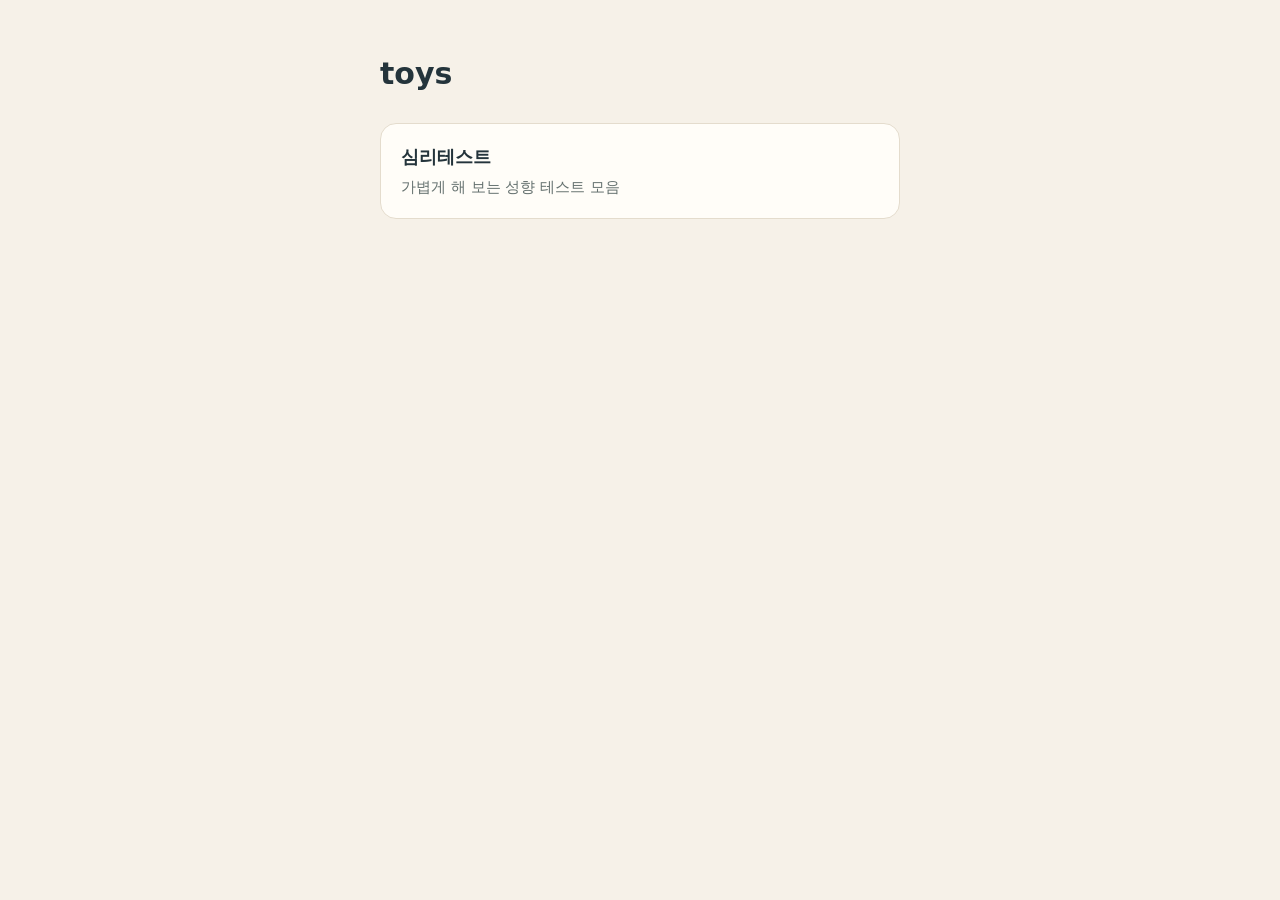
<file: index.html>
<!doctype html>
<html lang="ko">
<head>
  <meta charset="utf-8">
  <meta name="viewport" content="width=device-width, initial-scale=1, viewport-fit=cover">
  <title>toys</title>
  <meta name="theme-color" content="#F6F1E8">
  <style>
    :root { color-scheme: light; --bg: #F6F1E8; --paper: #FFFDF8; --ink: #24343B; --muted: #65716F; --line: #E4DCCD; }
    * { box-sizing: border-box; }
    body { margin: 0; background: var(--bg); color: var(--ink); font: 16px/1.7 "Apple SD Gothic Neo", "Noto Sans KR", "Malgun Gothic", system-ui, sans-serif; word-break: keep-all; }
    main { max-width: 560px; margin-inline: auto; padding: 48px 20px 56px; }
    h1 { font-size: 30px; margin: 0 0 24px; }
    ul { list-style: none; margin: 0; padding: 0; display: grid; gap: 12px; }
    a { display: block; padding: 18px 20px; background: var(--paper); border: 1.5px solid var(--line); border-radius: 16px; color: inherit; text-decoration: none; }
    a:hover { border-color: var(--muted); }
    a:focus-visible { outline: 3px solid #B46B2D; outline-offset: 2px; }
    strong { display: block; font-size: 18px; }
    span { color: var(--muted); font-size: 15px; }
  </style>
</head>
<body>
  <main>
    <h1>toys</h1>
    <ul>
      <li><a href="psychology-tests/"><strong>심리테스트</strong><span>가볍게 해 보는 성향 테스트 모음</span></a></li>
    </ul>
  </main>
</body>
</html>
</file>
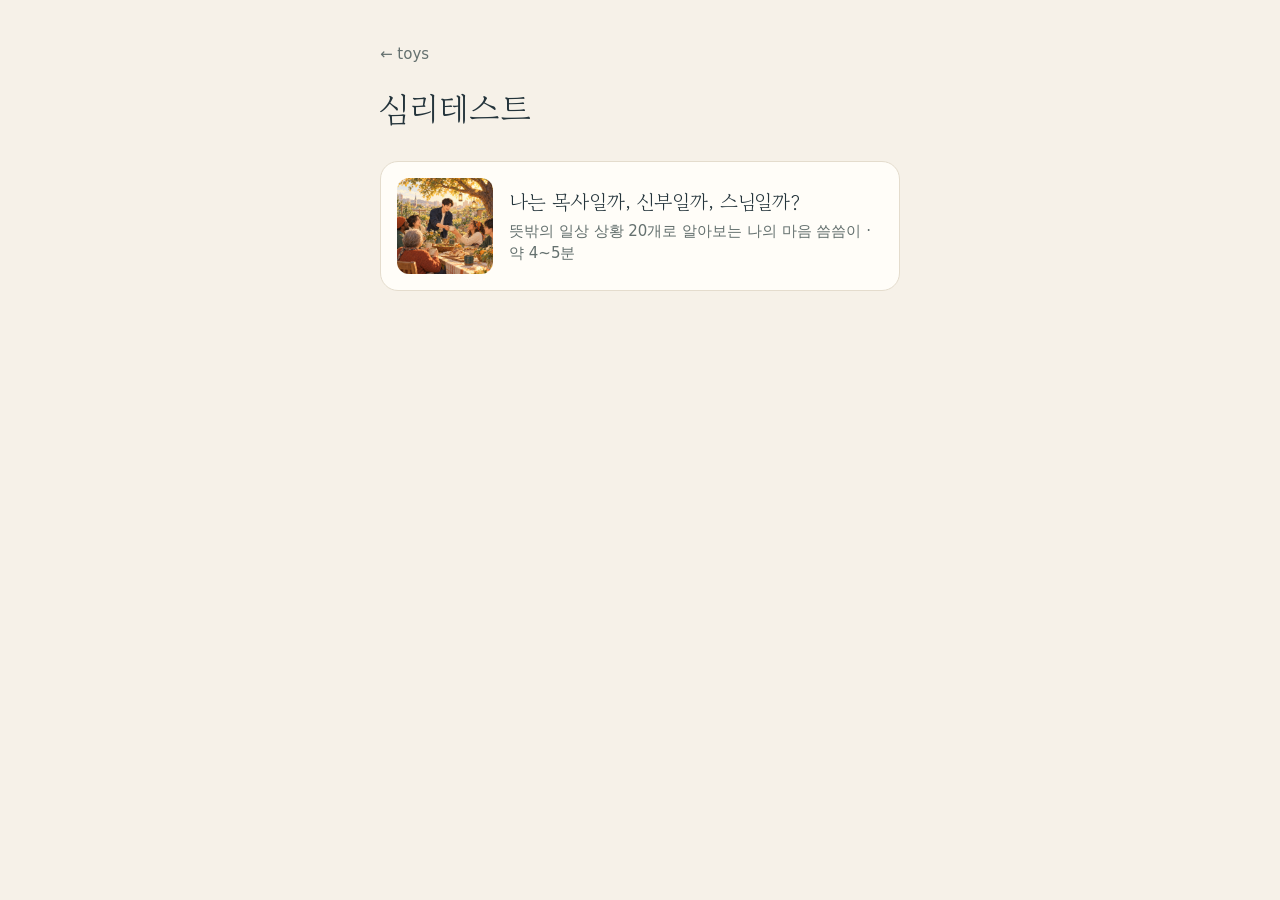
<file: psychology-tests/index.html>
<!doctype html>
<html lang="ko">
<head>
  <meta charset="utf-8">
  <meta name="viewport" content="width=device-width, initial-scale=1, viewport-fit=cover">
  <title>심리테스트 | toys</title>
  <meta name="theme-color" content="#F6F1E8">
  <link rel="stylesheet" href="shared/fonts/fonts.css">
  <style>
    :root { color-scheme: light; --bg: #F6F1E8; --paper: #FFFDF8; --ink: #24343B; --muted: #65716F; --line: #E4DCCD; }
    * { box-sizing: border-box; }
    body { margin: 0; background: var(--bg); color: var(--ink); font: 16px/1.7 "Apple SD Gothic Neo", "Noto Sans KR", "Malgun Gothic", system-ui, sans-serif; word-break: keep-all; }
    main { max-width: 560px; margin-inline: auto; padding: 40px 20px 56px; }
    a { color: inherit; }
    .back { color: var(--muted); text-decoration: none; font-size: 15px; }
    h1 { font-family: "Gowun Batang", serif; font-weight: 400; font-size: 34px; margin: 12px 0 24px; }
    .card { display: grid; grid-template-columns: 96px 1fr; gap: 16px; align-items: center; padding: 16px; background: var(--paper); border: 1.5px solid var(--line); border-radius: 18px; text-decoration: none; }
    .card:hover { border-color: var(--muted); }
    .card:focus-visible { outline: 3px solid #B46B2D; outline-offset: 2px; }
    .card img { width: 96px; height: 96px; object-fit: cover; border-radius: 12px; }
    .card h2 { font-family: "Gowun Batang", serif; font-weight: 400; font-size: 20px; margin: 0 0 4px; line-height: 1.4; }
    .card p { margin: 0; color: var(--muted); font-size: 15px; line-height: 1.5; }
  </style>
</head>
<body>
  <main>
    <a class="back" href="../">← toys</a>
    <h1>심리테스트</h1>
    <a class="card" href="clergy/">
      <img src="clergy/assets/pastor.jpg" alt="" width="96" height="96">
      <div>
        <h2>나는 목사일까, 신부일까, 스님일까?</h2>
        <p>뜻밖의 일상 상황 20개로 알아보는 나의 마음 씀씀이 · 약 4~5분</p>
      </div>
    </a>
  </main>
</body>
</html>
</file>
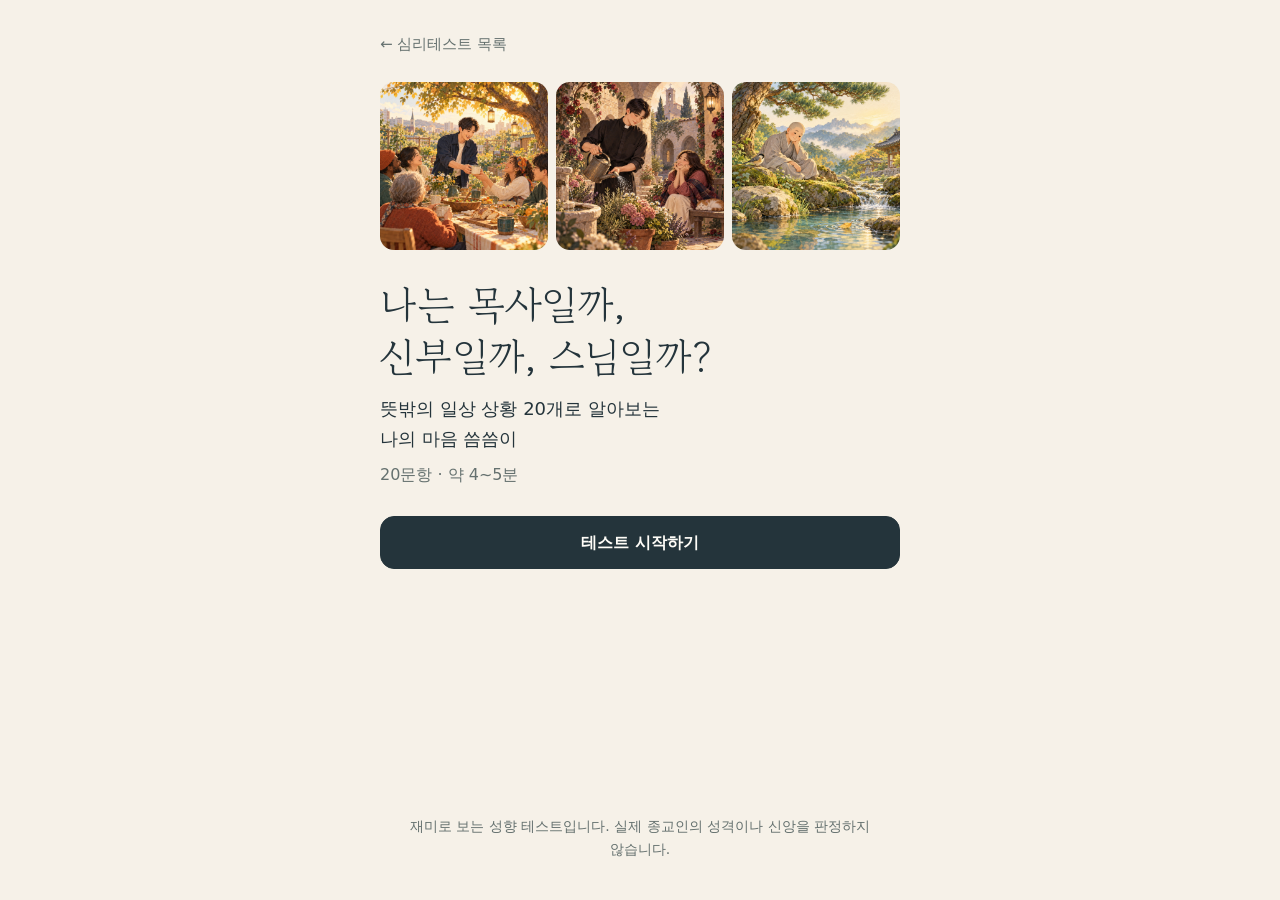
<file: psychology-tests/clergy/index.html>
<!doctype html>
<html lang="ko">
<head>
  <meta charset="utf-8">
  <meta name="viewport" content="width=device-width, initial-scale=1, viewport-fit=cover">
  <title>나는 목사일까, 신부일까, 스님일까? | 심리테스트</title>
  <meta name="description" content="뜻밖의 일상 상황 20개로 알아보는 나의 마음 씀씀이. 약 4~5분.">
  <meta property="og:type" content="website">
  <meta property="og:title" content="나는 목사일까, 신부일까, 스님일까?">
  <meta property="og:description" content="뜻밖의 일상 상황 20개로 알아보는 나의 마음 씀씀이">
  <meta property="og:url" content="https://ppuing7108.github.io/toys/psychology-tests/clergy/">
  <meta property="og:image" content="https://ppuing7108.github.io/toys/psychology-tests/clergy/assets/og.jpg">
  <meta property="og:image:width" content="1200">
  <meta property="og:image:height" content="630">
  <meta name="twitter:card" content="summary_large_image">
  <!-- 배포 사이트(github.io)에서 결과 링크·QR 앞부분으로 쓰는 단축 링크. 이 페이지 루트로 리다이렉트해야 한다 -->
  <meta name="share-short-url" content="https://bit.ly/4stYzvu">
  <meta name="theme-color" content="#F6F1E8">
  <link rel="stylesheet" href="../shared/fonts/fonts.css">
  <!-- GitHub Pages는 10분 캐시라 새 HTML이 옛 JS를 쓸 수 있다. JS·CSS를 고치면 v를 올린다 -->
  <link rel="stylesheet" href="styles.css?v=2">
  <script defer src="vendor/qrcode-generator-1.4.4.js"></script>
  <script defer src="js/scoring.js?v=2"></script>
  <script defer src="js/share-card.js?v=2"></script>
  <script defer src="js/app.js?v=2"></script>
</head>
<body>
  <main class="page">
    <section id="intro" class="screen" aria-labelledby="intro-title">
      <a class="back-link" href="../">← 심리테스트 목록</a>
      <div class="intro-art" aria-hidden="true">
        <img src="assets/pastor.jpg" alt="" width="1080" height="1080">
        <img src="assets/priest.jpg" alt="" width="1080" height="1080">
        <img src="assets/monk.jpg" alt="" width="1080" height="1080">
      </div>
      <h1 id="intro-title" class="intro-title">나는 목사일까,<br>신부일까, 스님일까?</h1>
      <p class="intro-sub">뜻밖의 일상 상황 20개로 알아보는<br>나의 마음 씀씀이</p>
      <p class="intro-meta">20문항 · 약 4~5분</p>
      <button id="start" class="btn btn-primary" type="button" disabled>불러오는 중…</button>
      <p id="load-error" class="notice" role="alert" hidden>문항을 불러오지 못했어요. 새로고침해 주세요.</p>
    </section>

    <section id="quiz" class="screen" aria-label="문항" hidden>
      <div class="progress">
        <span id="progress-text" class="progress-text">1 / 20</span>
        <div id="progress-bar" class="progress-track" role="progressbar" aria-label="진행률" aria-valuemin="0" aria-valuemax="20" aria-valuenow="1">
          <div id="progress-fill" class="progress-fill"></div>
        </div>
      </div>
      <p id="milestone" class="milestone" aria-live="polite"></p>
      <h2 id="question" class="question" tabindex="-1"></h2>
      <div id="options" class="options"></div>
      <button id="prev" class="btn btn-ghost" type="button">← 이전 문항</button>
    </section>

    <section id="result" class="screen" aria-labelledby="result-title" hidden></section>

    <p class="disclaimer">재미로 보는 성향 테스트입니다. 실제 종교인의 성격이나 신앙을 판정하지 않습니다.</p>
  </main>
  <div id="toast" class="toast" role="status" aria-live="polite" hidden></div>
</body>
</html>
</file>
<file: psychology-tests/shared/fonts/fonts.css>
/* gowun-batang-[0]-400-normal */
@font-face {
  font-family: 'Gowun Batang';
  font-style: normal;
  font-display: swap;
  font-weight: 400;
  src: url(./files/gowun-batang-0-400-normal.woff2) format('woff2');
  unicode-range: U+f9ca-fa0b,U+ff03-ff05,U+ff07,U+ff0a-ff0b,U+ff0d-ff19,U+ff1b,U+ff1d,U+ff20-ff5b,U+ff5d,U+ffe0-ffe3,U+ffe5-ffe6;
}

/* gowun-batang-[2]-400-normal */
@font-face {
  font-family: 'Gowun Batang';
  font-style: normal;
  font-display: swap;
  font-weight: 400;
  src: url(./files/gowun-batang-2-400-normal.woff2) format('woff2');
  unicode-range: U+d723-d728,U+d72a-d733,U+d735-d748,U+d74a-d74f,U+d752-d753,U+d755-d757,U+d75a-d75f,U+d762-d764,U+d766-d768,U+d76a-d76b,U+d76d-d76f,U+d771-d787,U+d789-d78b,U+d78d-d78f,U+d791-d797,U+d79a,U+d79c,U+d79e-d7a3,U+f900-f909,U+f90b-f92e;
}

/* gowun-batang-[3]-400-normal */
@font-face {
  font-family: 'Gowun Batang';
  font-style: normal;
  font-display: swap;
  font-weight: 400;
  src: url(./files/gowun-batang-3-400-normal.woff2) format('woff2');
  unicode-range: U+d679-d68b,U+d68e-d69e,U+d6a0,U+d6a2-d6a7,U+d6a9-d6c3,U+d6c6-d6c7,U+d6c9-d6cb,U+d6cd-d6d3,U+d6d5-d6d6,U+d6d8-d6e3,U+d6e5-d6e7,U+d6e9-d6fb,U+d6fd-d717,U+d719-d71f,U+d721-d722;
}

/* gowun-batang-[4]-400-normal */
@font-face {
  font-family: 'Gowun Batang';
  font-style: normal;
  font-display: swap;
  font-weight: 400;
  src: url(./files/gowun-batang-4-400-normal.woff2) format('woff2');
  unicode-range: U+d5bc-d5c7,U+d5ca-d5cb,U+d5cd-d5cf,U+d5d1-d5d7,U+d5d9-d5da,U+d5dc,U+d5de-d5e3,U+d5e6-d5e7,U+d5e9-d5eb,U+d5ed-d5f6,U+d5f8,U+d5fa-d5ff,U+d602-d603,U+d605-d607,U+d609-d60f,U+d612-d613,U+d616-d61b,U+d61d-d637,U+d63a-d63b,U+d63d-d63f,U+d641-d647,U+d64a-d64c,U+d64e-d653,U+d656-d657,U+d659-d65b,U+d65d-d666,U+d668,U+d66a-d678;
}

/* gowun-batang-[5]-400-normal */
@font-face {
  font-family: 'Gowun Batang';
  font-style: normal;
  font-display: swap;
  font-weight: 400;
  src: url(./files/gowun-batang-5-400-normal.woff2) format('woff2');
  unicode-range: U+d507,U+d509-d50b,U+d50d-d513,U+d515-d53b,U+d53e-d53f,U+d541-d543,U+d545-d54c,U+d54e,U+d550,U+d552-d557,U+d55a-d55b,U+d55d-d55f,U+d561-d564,U+d566-d567,U+d56a,U+d56c,U+d56e-d573,U+d576-d577,U+d579-d583,U+d585-d586,U+d58a-d5a4,U+d5a6-d5bb;
}

/* gowun-batang-[10]-400-normal */
@font-face {
  font-family: 'Gowun Batang';
  font-style: normal;
  font-display: swap;
  font-weight: 400;
  src: url(./files/gowun-batang-10-400-normal.woff2) format('woff2');
  unicode-range: U+d1b4,U+d1b6-d1f3,U+d1f5-d22b,U+d22e-d22f,U+d231-d233,U+d235-d23b,U+d23d-d240,U+d242-d256;
}

/* gowun-batang-[11]-400-normal */
@font-face {
  font-family: 'Gowun Batang';
  font-style: normal;
  font-display: swap;
  font-weight: 400;
  src: url(./files/gowun-batang-11-400-normal.woff2) format('woff2');
  unicode-range: U+d105-d12f,U+d132-d133,U+d135-d137,U+d139-d13f,U+d141-d142,U+d144,U+d146-d14b,U+d14e-d14f,U+d151-d153,U+d155-d15b,U+d15e-d187,U+d189-d19f,U+d1a2-d1a3,U+d1a5-d1a7,U+d1a9-d1af,U+d1b2-d1b3;
}

/* gowun-batang-[12]-400-normal */
@font-face {
  font-family: 'Gowun Batang';
  font-style: normal;
  font-display: swap;
  font-weight: 400;
  src: url(./files/gowun-batang-12-400-normal.woff2) format('woff2');
  unicode-range: U+d04b-d04f,U+d051-d057,U+d059-d06b,U+d06d-d06f,U+d071-d073,U+d075-d07b,U+d07e-d0a3,U+d0a6-d0a7,U+d0a9-d0ab,U+d0ad-d0b3,U+d0b6,U+d0b8,U+d0ba-d0bf,U+d0c2-d0c3,U+d0c5-d0c7,U+d0c9-d0cf,U+d0d2,U+d0d6-d0db,U+d0de-d0df,U+d0e1-d0e3,U+d0e5-d0eb,U+d0ee-d0f0,U+d0f2-d104;
}

/* gowun-batang-[13]-400-normal */
@font-face {
  font-family: 'Gowun Batang';
  font-style: normal;
  font-display: swap;
  font-weight: 400;
  src: url(./files/gowun-batang-13-400-normal.woff2) format('woff2');
  unicode-range: U+cfa2-cfc3,U+cfc5-cfdf,U+cfe2-cfe3,U+cfe5-cfe7,U+cfe9-cff4,U+cff6-cffb,U+cffd-cfff,U+d001-d003,U+d005-d017,U+d019-d033,U+d036-d037,U+d039-d03b,U+d03d-d04a;
}

/* gowun-batang-[14]-400-normal */
@font-face {
  font-family: 'Gowun Batang';
  font-style: normal;
  font-display: swap;
  font-weight: 400;
  src: url(./files/gowun-batang-14-400-normal.woff2) format('woff2');
  unicode-range: U+cef0-cef3,U+cef6,U+cef9-ceff,U+cf01-cf03,U+cf05-cf07,U+cf09-cf0f,U+cf11-cf12,U+cf14-cf1b,U+cf1d-cf1f,U+cf21-cf2f,U+cf31-cf53,U+cf56-cf57,U+cf59-cf5b,U+cf5d-cf63,U+cf66,U+cf68,U+cf6a-cf6f,U+cf71-cf84,U+cf86-cf8b,U+cf8d-cfa1;
}

/* gowun-batang-[15]-400-normal */
@font-face {
  font-family: 'Gowun Batang';
  font-style: normal;
  font-display: swap;
  font-weight: 400;
  src: url(./files/gowun-batang-15-400-normal.woff2) format('woff2');
  unicode-range: U+ce3c-ce57,U+ce5a-ce5b,U+ce5d-ce5f,U+ce61-ce67,U+ce6a,U+ce6c,U+ce6e-ce73,U+ce76-ce77,U+ce79-ce7b,U+ce7d-ce83,U+ce85-ce88,U+ce8a-ce8f,U+ce91-ce93,U+ce95-ce97,U+ce99-ce9f,U+cea2,U+cea4-ceab,U+cead-cee3,U+cee6-cee7,U+cee9-ceeb,U+ceed-ceef;
}

/* gowun-batang-[16]-400-normal */
@font-face {
  font-family: 'Gowun Batang';
  font-style: normal;
  font-display: swap;
  font-weight: 400;
  src: url(./files/gowun-batang-16-400-normal.woff2) format('woff2');
  unicode-range: U+cd92-cd93,U+cd96-cd97,U+cd99-cd9b,U+cd9d-cda3,U+cda6-cda8,U+cdaa-cdaf,U+cdb1-cdc3,U+cdc5-cdcb,U+cdcd-cde7,U+cde9-ce03,U+ce05-ce1f,U+ce22-ce34,U+ce36-ce3b;
}

/* gowun-batang-[17]-400-normal */
@font-face {
  font-family: 'Gowun Batang';
  font-style: normal;
  font-display: swap;
  font-weight: 400;
  src: url(./files/gowun-batang-17-400-normal.woff2) format('woff2');
  unicode-range: U+ccef-cd07,U+cd0a-cd0b,U+cd0d-cd1a,U+cd1c,U+cd1e-cd2b,U+cd2d-cd5b,U+cd5d-cd77,U+cd79-cd91;
}

/* gowun-batang-[18]-400-normal */
@font-face {
  font-family: 'Gowun Batang';
  font-style: normal;
  font-display: swap;
  font-weight: 400;
  src: url(./files/gowun-batang-18-400-normal.woff2) format('woff2');
  unicode-range: U+cc3f-cc43,U+cc46-cc47,U+cc49-cc4b,U+cc4d-cc53,U+cc55-cc58,U+cc5a-cc5f,U+cc61-cc97,U+cc9a-cc9b,U+cc9d-cc9f,U+cca1-cca7,U+ccaa,U+ccac,U+ccae-ccb3,U+ccb6-ccb7,U+ccb9-ccbb,U+ccbd-cccf,U+ccd1-cce3,U+cce5-ccee;
}

/* gowun-batang-[19]-400-normal */
@font-face {
  font-family: 'Gowun Batang';
  font-style: normal;
  font-display: swap;
  font-weight: 400;
  src: url(./files/gowun-batang-19-400-normal.woff2) format('woff2');
  unicode-range: U+cb91-cbd3,U+cbd5-cbe3,U+cbe5-cc0b,U+cc0e-cc0f,U+cc11-cc13,U+cc15-cc1b,U+cc1d-cc20,U+cc23-cc27,U+cc2a-cc2b,U+cc2d,U+cc2f,U+cc31-cc37,U+cc3a,U+cc3c;
}

/* gowun-batang-[20]-400-normal */
@font-face {
  font-family: 'Gowun Batang';
  font-style: normal;
  font-display: swap;
  font-weight: 400;
  src: url(./files/gowun-batang-20-400-normal.woff2) format('woff2');
  unicode-range: U+caf4-cb47,U+cb4a-cb90;
}

/* gowun-batang-[21]-400-normal */
@font-face {
  font-family: 'Gowun Batang';
  font-style: normal;
  font-display: swap;
  font-weight: 400;
  src: url(./files/gowun-batang-21-400-normal.woff2) format('woff2');
  unicode-range: U+ca4a-ca4b,U+ca4e-ca4f,U+ca51-ca53,U+ca55-ca5b,U+ca5d-ca60,U+ca62-ca83,U+ca85-cabb,U+cabe-cabf,U+cac1-cac3,U+cac5-cacb,U+cacd-cad0,U+cad2,U+cad4-cad8,U+cada-caf3;
}

/* gowun-batang-[22]-400-normal */
@font-face {
  font-family: 'Gowun Batang';
  font-style: normal;
  font-display: swap;
  font-weight: 400;
  src: url(./files/gowun-batang-22-400-normal.woff2) format('woff2');
  unicode-range: U+c996-c997,U+c99a-c99c,U+c99e-c9bf,U+c9c2-c9c3,U+c9c5-c9c7,U+c9c9-c9cf,U+c9d2,U+c9d4,U+c9d7-c9d8,U+c9db,U+c9de-c9df,U+c9e1-c9e3,U+c9e5-c9e6,U+c9e8-c9eb,U+c9ee-c9f0,U+c9f2-c9f7,U+c9f9-ca0b,U+ca0d-ca28,U+ca2a-ca49;
}

/* gowun-batang-[23]-400-normal */
@font-face {
  font-family: 'Gowun Batang';
  font-style: normal;
  font-display: swap;
  font-weight: 400;
  src: url(./files/gowun-batang-23-400-normal.woff2) format('woff2');
  unicode-range: U+c8e9-c8f4,U+c8f6-c8fb,U+c8fe-c8ff,U+c901-c903,U+c905-c90b,U+c90e-c910,U+c912-c917,U+c919-c92b,U+c92d-c94f,U+c951-c953,U+c955-c96b,U+c96d-c973,U+c975-c987,U+c98a-c98b,U+c98d-c98f,U+c991-c995;
}

/* gowun-batang-[24]-400-normal */
@font-face {
  font-family: 'Gowun Batang';
  font-style: normal;
  font-display: swap;
  font-weight: 400;
  src: url(./files/gowun-batang-24-400-normal.woff2) format('woff2');
  unicode-range: U+c841-c84b,U+c84d-c86f,U+c872-c873,U+c875-c877,U+c879-c87f,U+c882-c884,U+c887-c88a,U+c88d-c8c3,U+c8c5-c8df,U+c8e1-c8e8;
}

/* gowun-batang-[25]-400-normal */
@font-face {
  font-family: 'Gowun Batang';
  font-style: normal;
  font-display: swap;
  font-weight: 400;
  src: url(./files/gowun-batang-25-400-normal.woff2) format('woff2');
  unicode-range: U+c779-c77b,U+c77e-c782,U+c786,U+c78b,U+c78d,U+c78f,U+c792-c793,U+c795,U+c797,U+c799-c79f,U+c7a2,U+c7a7-c7ab,U+c7ae-c7bb,U+c7bd-c7c0,U+c7c2-c7c7,U+c7c9-c7dc,U+c7de-c7ff,U+c802-c803,U+c805-c807,U+c809,U+c80b-c80f,U+c812,U+c814,U+c817-c81b,U+c81e-c81f,U+c821-c823,U+c825-c82e,U+c830-c837,U+c839-c83b,U+c83d-c840;
}

/* gowun-batang-[26]-400-normal */
@font-face {
  font-family: 'Gowun Batang';
  font-style: normal;
  font-display: swap;
  font-weight: 400;
  src: url(./files/gowun-batang-26-400-normal.woff2) format('woff2');
  unicode-range: U+c6bb-c6bf,U+c6c2,U+c6c4,U+c6c6-c6cb,U+c6ce-c6cf,U+c6d1-c6d3,U+c6d5-c6db,U+c6dd-c6df,U+c6e1-c6e7,U+c6e9-c6eb,U+c6ed-c6ef,U+c6f1-c6f8,U+c6fa-c703,U+c705-c707,U+c709-c70b,U+c70d-c716,U+c718,U+c71a-c71f,U+c722-c723,U+c725-c727,U+c729-c734,U+c736-c73b,U+c73e-c73f,U+c741-c743,U+c745-c74b,U+c74e-c750,U+c752-c757,U+c759-c773,U+c776-c777;
}

/* gowun-batang-[27]-400-normal */
@font-face {
  font-family: 'Gowun Batang';
  font-style: normal;
  font-display: swap;
  font-weight: 400;
  src: url(./files/gowun-batang-27-400-normal.woff2) format('woff2');
  unicode-range: U+c5f5-c5fb,U+c5fe,U+c602-c605,U+c607,U+c609-c60f,U+c611-c61a,U+c61c-c623,U+c626-c627,U+c629-c62b,U+c62d,U+c62f-c632,U+c636,U+c638,U+c63a-c63f,U+c642-c643,U+c645-c647,U+c649-c652,U+c656-c65b,U+c65d-c65f,U+c661-c663,U+c665-c677,U+c679-c67b,U+c67d-c693,U+c696-c697,U+c699-c69b,U+c69d-c6a3,U+c6a6,U+c6a8,U+c6aa-c6af,U+c6b2-c6b3,U+c6b5-c6b7,U+c6b9-c6ba;
}

/* gowun-batang-[28]-400-normal */
@font-face {
  font-family: 'Gowun Batang';
  font-style: normal;
  font-display: swap;
  font-weight: 400;
  src: url(./files/gowun-batang-28-400-normal.woff2) format('woff2');
  unicode-range: U+c517-c527,U+c52a-c52b,U+c52d-c52f,U+c531-c538,U+c53a,U+c53c,U+c53e-c543,U+c546-c547,U+c54b,U+c54d-c552,U+c556,U+c55a-c55b,U+c55d,U+c55f,U+c562-c563,U+c565-c567,U+c569-c56f,U+c572,U+c574,U+c576-c57b,U+c57e-c57f,U+c581-c583,U+c585-c586,U+c588-c58b,U+c58e,U+c590,U+c592-c596,U+c599-c5b3,U+c5b6-c5b7,U+c5ba,U+c5be-c5c3,U+c5ca-c5cb,U+c5cd,U+c5cf,U+c5d2-c5d3,U+c5d5-c5d7,U+c5d9-c5df,U+c5e1-c5e2,U+c5e4,U+c5e6-c5eb,U+c5ef,U+c5f1-c5f3;
}

/* gowun-batang-[29]-400-normal */
@font-face {
  font-family: 'Gowun Batang';
  font-style: normal;
  font-display: swap;
  font-weight: 400;
  src: url(./files/gowun-batang-29-400-normal.woff2) format('woff2');
  unicode-range: U+c475-c4ef,U+c4f2-c4f3,U+c4f5-c4f7,U+c4f9-c4ff,U+c502-c50b,U+c50d-c516;
}

/* gowun-batang-[30]-400-normal */
@font-face {
  font-family: 'Gowun Batang';
  font-style: normal;
  font-display: swap;
  font-weight: 400;
  src: url(./files/gowun-batang-30-400-normal.woff2) format('woff2');
  unicode-range: U+c3d0-c3d7,U+c3da-c3db,U+c3dd-c3de,U+c3e1-c3ec,U+c3ee-c3f3,U+c3f5-c42b,U+c42d-c463,U+c466-c474;
}

/* gowun-batang-[31]-400-normal */
@font-face {
  font-family: 'Gowun Batang';
  font-style: normal;
  font-display: swap;
  font-weight: 400;
  src: url(./files/gowun-batang-31-400-normal.woff2) format('woff2');
  unicode-range: U+c32b-c367,U+c36a-c36b,U+c36d-c36f,U+c371-c377,U+c37a-c37b,U+c37e-c383,U+c385-c387,U+c389-c3cf;
}

/* gowun-batang-[32]-400-normal */
@font-face {
  font-family: 'Gowun Batang';
  font-style: normal;
  font-display: swap;
  font-weight: 400;
  src: url(./files/gowun-batang-32-400-normal.woff2) format('woff2');
  unicode-range: U+c26a-c26b,U+c26d-c26f,U+c271-c273,U+c275-c27b,U+c27e-c287,U+c289-c28f,U+c291-c297,U+c299-c29a,U+c29c-c2a3,U+c2a5-c2a7,U+c2a9-c2ab,U+c2ad-c2b3,U+c2b6,U+c2b8,U+c2ba-c2bb,U+c2bd-c2db,U+c2de-c2df,U+c2e1-c2e2,U+c2e5-c2ea,U+c2ee,U+c2f0,U+c2f2-c2f5,U+c2f7,U+c2fa-c2fb,U+c2fd-c2ff,U+c301-c307,U+c309-c30c,U+c30e-c312,U+c315-c323,U+c325-c328,U+c32a;
}

/* gowun-batang-[33]-400-normal */
@font-face {
  font-family: 'Gowun Batang';
  font-style: normal;
  font-display: swap;
  font-weight: 400;
  src: url(./files/gowun-batang-33-400-normal.woff2) format('woff2');
  unicode-range: U+c1bc-c1c3,U+c1c5-c1df,U+c1e1-c1fb,U+c1fd-c203,U+c205-c20c,U+c20e,U+c210-c217,U+c21a-c21b,U+c21d-c21e,U+c221-c227,U+c229-c22a,U+c22c,U+c22e,U+c230,U+c233-c24f,U+c251-c257,U+c259-c269;
}

/* gowun-batang-[34]-400-normal */
@font-face {
  font-family: 'Gowun Batang';
  font-style: normal;
  font-display: swap;
  font-weight: 400;
  src: url(./files/gowun-batang-34-400-normal.woff2) format('woff2');
  unicode-range: U+c101-c11b,U+c11f,U+c121-c123,U+c125-c12b,U+c12e,U+c132-c137,U+c13a-c13b,U+c13d-c13f,U+c141-c147,U+c14a,U+c14c-c153,U+c155-c157,U+c159-c15b,U+c15d-c166,U+c169-c16f,U+c171-c177,U+c179-c18b,U+c18e-c18f,U+c191-c193,U+c195-c19b,U+c19d-c19e,U+c1a0,U+c1a2-c1a4,U+c1a6-c1bb;
}

/* gowun-batang-[35]-400-normal */
@font-face {
  font-family: 'Gowun Batang';
  font-style: normal;
  font-display: swap;
  font-weight: 400;
  src: url(./files/gowun-batang-35-400-normal.woff2) format('woff2');
  unicode-range: U+c049-c057,U+c059-c05b,U+c05d-c05f,U+c061-c067,U+c069-c08f,U+c091-c0ab,U+c0ae-c0af,U+c0b1-c0b3,U+c0b5,U+c0b7-c0bb,U+c0be,U+c0c2-c0c7,U+c0ca-c0cb,U+c0cd-c0cf,U+c0d1-c0d7,U+c0d9-c0da,U+c0dc,U+c0de-c0e3,U+c0e5-c0eb,U+c0ed-c0f3,U+c0f6,U+c0f8,U+c0fa-c0ff;
}

/* gowun-batang-[36]-400-normal */
@font-face {
  font-family: 'Gowun Batang';
  font-style: normal;
  font-display: swap;
  font-weight: 400;
  src: url(./files/gowun-batang-36-400-normal.woff2) format('woff2');
  unicode-range: U+bfa7-bfaf,U+bfb1-bfc4,U+bfc6-bfcb,U+bfce-bfcf,U+bfd1-bfd3,U+bfd5-bfdb,U+bfdd-c048;
}

/* gowun-batang-[37]-400-normal */
@font-face {
  font-family: 'Gowun Batang';
  font-style: normal;
  font-display: swap;
  font-weight: 400;
  src: url(./files/gowun-batang-37-400-normal.woff2) format('woff2');
  unicode-range: U+bf07,U+bf09-bf3f,U+bf41-bf4f,U+bf52-bf54,U+bf56-bfa6;
}

/* gowun-batang-[38]-400-normal */
@font-face {
  font-family: 'Gowun Batang';
  font-style: normal;
  font-display: swap;
  font-weight: 400;
  src: url(./files/gowun-batang-38-400-normal.woff2) format('woff2');
  unicode-range: U+be56,U+be58,U+be5c-be5f,U+be62-be63,U+be65-be67,U+be69-be74,U+be76-be7b,U+be7e-be7f,U+be81-be8e,U+be90,U+be92-bea7,U+bea9-becf,U+bed2-bed3,U+bed5-bed6,U+bed9-bee3,U+bee6-bf06;
}

/* gowun-batang-[39]-400-normal */
@font-face {
  font-family: 'Gowun Batang';
  font-style: normal;
  font-display: swap;
  font-weight: 400;
  src: url(./files/gowun-batang-39-400-normal.woff2) format('woff2');
  unicode-range: U+bdb0-bdd3,U+bdd5-bdef,U+bdf1-be0b,U+be0d-be0f,U+be11-be13,U+be15-be43,U+be46-be47,U+be49-be4b,U+be4d-be53;
}

/* gowun-batang-[40]-400-normal */
@font-face {
  font-family: 'Gowun Batang';
  font-style: normal;
  font-display: swap;
  font-weight: 400;
  src: url(./files/gowun-batang-40-400-normal.woff2) format('woff2');
  unicode-range: U+bd03,U+bd06,U+bd08,U+bd0a-bd0f,U+bd11-bd22,U+bd25-bd47,U+bd49-bd58,U+bd5a-bd7f,U+bd82-bd83,U+bd85-bd87,U+bd8a-bd8f,U+bd91-bd92,U+bd94,U+bd96-bd98,U+bd9a-bdaf;
}

/* gowun-batang-[41]-400-normal */
@font-face {
  font-family: 'Gowun Batang';
  font-style: normal;
  font-display: swap;
  font-weight: 400;
  src: url(./files/gowun-batang-41-400-normal.woff2) format('woff2');
  unicode-range: U+bc4e-bc83,U+bc86-bc87,U+bc89-bc8b,U+bc8d-bc93,U+bc96,U+bc98,U+bc9b-bc9f,U+bca2-bca3,U+bca5-bca7,U+bca9-bcb2,U+bcb4-bcbb,U+bcbe-bcbf,U+bcc1-bcc3,U+bcc5-bccc,U+bcce-bcd0,U+bcd2-bcd4,U+bcd6-bcf3,U+bcf7,U+bcf9-bcfb,U+bcfd-bd02;
}

/* gowun-batang-[42]-400-normal */
@font-face {
  font-family: 'Gowun Batang';
  font-style: normal;
  font-display: swap;
  font-weight: 400;
  src: url(./files/gowun-batang-42-400-normal.woff2) format('woff2');
  unicode-range: U+bb90-bba3,U+bba5-bbab,U+bbad-bbbf,U+bbc1-bbf7,U+bbfa-bbfb,U+bbfd-bbfe,U+bc01-bc07,U+bc09-bc0a,U+bc0e,U+bc10,U+bc12-bc13,U+bc17,U+bc19-bc1a,U+bc1e,U+bc20-bc23,U+bc26,U+bc28,U+bc2a-bc2c,U+bc2e-bc2f,U+bc32-bc33,U+bc35-bc37,U+bc39-bc3f,U+bc41-bc42,U+bc44,U+bc46-bc48,U+bc4a-bc4d;
}

/* gowun-batang-[43]-400-normal */
@font-face {
  font-family: 'Gowun Batang';
  font-style: normal;
  font-display: swap;
  font-weight: 400;
  src: url(./files/gowun-batang-43-400-normal.woff2) format('woff2');
  unicode-range: U+bae6-bafb,U+bafd-bb17,U+bb19-bb33,U+bb37,U+bb39-bb3a,U+bb3d-bb43,U+bb45-bb46,U+bb48,U+bb4a-bb4f,U+bb51-bb53,U+bb55-bb57,U+bb59-bb62,U+bb64-bb8f;
}

/* gowun-batang-[44]-400-normal */
@font-face {
  font-family: 'Gowun Batang';
  font-style: normal;
  font-display: swap;
  font-weight: 400;
  src: url(./files/gowun-batang-44-400-normal.woff2) format('woff2');
  unicode-range: U+ba30-ba37,U+ba3a-ba3b,U+ba3d-ba3f,U+ba41-ba47,U+ba49-ba4a,U+ba4c,U+ba4e-ba53,U+ba56-ba57,U+ba59-ba5b,U+ba5d-ba63,U+ba65-ba66,U+ba68-ba6f,U+ba71-ba73,U+ba75-ba77,U+ba79-ba84,U+ba86,U+ba88-baa7,U+baaa,U+baad-baaf,U+bab1-bab7,U+baba,U+babc,U+babe-bae5;
}

/* gowun-batang-[45]-400-normal */
@font-face {
  font-family: 'Gowun Batang';
  font-style: normal;
  font-display: swap;
  font-weight: 400;
  src: url(./files/gowun-batang-45-400-normal.woff2) format('woff2');
  unicode-range: U+b96e-b973,U+b976-b977,U+b979-b97b,U+b97d-b983,U+b986,U+b988,U+b98a-b98d,U+b98f-b9ab,U+b9ae-b9af,U+b9b1-b9b3,U+b9b5-b9bb,U+b9be,U+b9c0,U+b9c2-b9c7,U+b9ca-b9cb,U+b9cd,U+b9d2-b9d7,U+b9da,U+b9dc,U+b9df-b9e0,U+b9e2,U+b9e6-b9e7,U+b9e9-b9f3,U+b9f6,U+b9f8,U+b9fb-ba2f;
}

/* gowun-batang-[46]-400-normal */
@font-face {
  font-family: 'Gowun Batang';
  font-style: normal;
  font-display: swap;
  font-weight: 400;
  src: url(./files/gowun-batang-46-400-normal.woff2) format('woff2');
  unicode-range: U+b8bf-b8cb,U+b8cd-b8e0,U+b8e2-b8e7,U+b8ea-b8eb,U+b8ed-b8ef,U+b8f1-b8f7,U+b8fa,U+b8fc,U+b8fe-b903,U+b905-b917,U+b919-b91f,U+b921-b93b,U+b93d-b957,U+b95a-b95b,U+b95d-b95f,U+b961-b967,U+b969-b96c;
}

/* gowun-batang-[47]-400-normal */
@font-face {
  font-family: 'Gowun Batang';
  font-style: normal;
  font-display: swap;
  font-weight: 400;
  src: url(./files/gowun-batang-47-400-normal.woff2) format('woff2');
  unicode-range: U+b80d-b80f,U+b811-b817,U+b81a,U+b81c-b823,U+b826-b827,U+b829-b82b,U+b82d-b833,U+b836,U+b83a-b83f,U+b841-b85b,U+b85e-b85f,U+b861-b863,U+b865-b86b,U+b86e,U+b870,U+b872-b8af,U+b8b1-b8be;
}

/* gowun-batang-[48]-400-normal */
@font-face {
  font-family: 'Gowun Batang';
  font-style: normal;
  font-display: swap;
  font-weight: 400;
  src: url(./files/gowun-batang-48-400-normal.woff2) format('woff2');
  unicode-range: U+b74d-b75f,U+b761-b763,U+b765-b774,U+b776-b77b,U+b77e-b77f,U+b781-b783,U+b785-b78b,U+b78e,U+b792-b796,U+b79a-b79b,U+b79d-b7a7,U+b7aa,U+b7ae-b7b3,U+b7b6-b7c8,U+b7ca-b7eb,U+b7ee-b7ef,U+b7f1-b7f3,U+b7f5-b7fb,U+b7fe,U+b802-b806,U+b80a-b80b;
}

/* gowun-batang-[49]-400-normal */
@font-face {
  font-family: 'Gowun Batang';
  font-style: normal;
  font-display: swap;
  font-weight: 400;
  src: url(./files/gowun-batang-49-400-normal.woff2) format('woff2');
  unicode-range: U+b6a7-b6aa,U+b6ac-b6b0,U+b6b2-b6ef,U+b6f1-b727,U+b72a-b72b,U+b72d-b72e,U+b731-b737,U+b739-b73a,U+b73c-b743,U+b745-b74c;
}

/* gowun-batang-[50]-400-normal */
@font-face {
  font-family: 'Gowun Batang';
  font-style: normal;
  font-display: swap;
  font-weight: 400;
  src: url(./files/gowun-batang-50-400-normal.woff2) format('woff2');
  unicode-range: U+b605-b60f,U+b612-b617,U+b619-b624,U+b626-b69b,U+b69e-b6a3,U+b6a5-b6a6;
}

/* gowun-batang-[51]-400-normal */
@font-face {
  font-family: 'Gowun Batang';
  font-style: normal;
  font-display: swap;
  font-weight: 400;
  src: url(./files/gowun-batang-51-400-normal.woff2) format('woff2');
  unicode-range: U+b55f,U+b562-b583,U+b585-b59f,U+b5a2-b5a3,U+b5a5-b5a7,U+b5a9-b5b2,U+b5b5-b5ba,U+b5bd-b604;
}

/* gowun-batang-[52]-400-normal */
@font-face {
  font-family: 'Gowun Batang';
  font-style: normal;
  font-display: swap;
  font-weight: 400;
  src: url(./files/gowun-batang-52-400-normal.woff2) format('woff2');
  unicode-range: U+b4a5-b4b6,U+b4b8-b4bf,U+b4c1-b4c7,U+b4c9-b4db,U+b4de-b4df,U+b4e1-b4e2,U+b4e5-b4eb,U+b4ee,U+b4f0,U+b4f2-b513,U+b516-b517,U+b519-b51a,U+b51d-b523,U+b526,U+b528,U+b52b-b52f,U+b532-b533,U+b535-b537,U+b539-b53f,U+b541-b544,U+b546-b54b,U+b54d-b54f,U+b551-b55b,U+b55d-b55e;
}

/* gowun-batang-[53]-400-normal */
@font-face {
  font-family: 'Gowun Batang';
  font-style: normal;
  font-display: swap;
  font-weight: 400;
  src: url(./files/gowun-batang-53-400-normal.woff2) format('woff2');
  unicode-range: U+b3f8-b3fb,U+b3fd-b40f,U+b411-b417,U+b419-b41b,U+b41d-b41f,U+b421-b427,U+b42a-b42b,U+b42d-b44f,U+b452-b453,U+b455-b457,U+b459-b45f,U+b462-b464,U+b466-b46b,U+b46d-b47f,U+b481-b4a3;
}

/* gowun-batang-[54]-400-normal */
@font-face {
  font-family: 'Gowun Batang';
  font-style: normal;
  font-display: swap;
  font-weight: 400;
  src: url(./files/gowun-batang-54-400-normal.woff2) format('woff2');
  unicode-range: U+b342-b353,U+b356-b357,U+b359-b35b,U+b35d-b35e,U+b360-b363,U+b366,U+b368,U+b36a-b36d,U+b36f,U+b372-b373,U+b375-b377,U+b379-b37f,U+b381-b382,U+b384,U+b386-b38b,U+b38d-b3c3,U+b3c6-b3c7,U+b3c9-b3ca,U+b3cd-b3d3,U+b3d6,U+b3d8,U+b3da-b3f7;
}

/* gowun-batang-[100]-400-normal */
@font-face {
  font-family: 'Gowun Batang';
  font-style: normal;
  font-display: swap;
  font-weight: 400;
  src: url(./files/gowun-batang-100-400-normal.woff2) format('woff2');
  unicode-range: U+e8,U+2da,U+2160,U+2194,U+3054,U+3058,U+306d,U+3086,U+308d,U+30ac,U+30bb,U+30c4,U+30cd-30ce,U+30e2,U+3132,U+3146,U+3149,U+339d,U+4e3b,U+4f0a,U+4fdd,U+4fe1,U+5409,U+540c,U+5834,U+592a-592b,U+5b9a,U+5dde,U+5e0c,U+5e73,U+5f0f,U+60f3,U+653f,U+661f,U+662f,U+667a,U+683c,U+6b4c,U+6c11,U+767c,U+76ee,U+76f4,U+77f3,U+79d1,U+7a7a,U+7b2c,U+7d22,U+8207,U+8a00,U+8a71,U+9280,U+9580,U+958b,U+96c6,U+9762,U+98df,U+9ed1,U+ac2d,U+adc8,U+add3,U+af48,U+b014,U+b134-b135,U+b158,U+b2aa,U+b35f,U+b6a4,U+b9cf,U+bb63,U+bd23,U+be91,U+c29b,U+c3f4,U+c42c,U+c55c,U+c573,U+c58f,U+c78c,U+c7dd,U+c8f5,U+cad1,U+cc48,U+cf10,U+cf20,U+d03c,U+d07d,U+d2a0,U+d30e,U+d38d,U+d3a8,U+d3c8,U+d5e5,U+d5f9,U+d6e4,U+f90a,U+ff02,U+ff1c;
}

/* gowun-batang-[101]-400-normal */
@font-face {
  font-family: 'Gowun Batang';
  font-style: normal;
  font-display: swap;
  font-weight: 400;
  src: url(./files/gowun-batang-101-400-normal.woff2) format('woff2');
  unicode-range: U+3b1,U+2466,U+25a1,U+25a3,U+261c,U+3008-3009,U+305b,U+305d,U+3069,U+30a7,U+30ba,U+30cf,U+30ef,U+3151,U+3157,U+4e4b,U+4e5f,U+4e8c,U+4eca,U+4ed6,U+4f5b,U+50cf,U+5149,U+5165,U+5171,U+5229,U+529b,U+5316,U+539f,U+53f2,U+571f,U+5728,U+58eb,U+591c,U+5b78,U+5c11,U+5c55,U+5ddd,U+5e02,U+5fb7,U+60c5,U+610f,U+611f,U+6625,U+66f8,U+6797,U+679c,U+682a,U+6d2a,U+706b,U+7406,U+767b,U+76f8,U+77e5,U+7acb,U+898b,U+8a69,U+8def,U+8fd1,U+901a,U+90e8,U+91cd,U+975e,U+ae14,U+ae6c,U+aec0,U+afc7,U+afc9,U+b01c,U+b028,U+b308,U+b311,U+b314,U+b31c,U+b524,U+b560,U+b764,U+b920,U+b9e3,U+bd48,U+be7d,U+c0db,U+c231,U+c270,U+c2e3,U+c37d,U+c3ed,U+c530,U+c6a5,U+c6dc,U+c7a4,U+c954,U+c974,U+d000,U+d565,U+d667,U+d6c5,U+d79d,U+ff1e;
}

/* gowun-batang-[102]-400-normal */
@font-face {
  font-family: 'Gowun Batang';
  font-style: normal;
  font-display: swap;
  font-weight: 400;
  src: url(./files/gowun-batang-102-400-normal.woff2) format('woff2');
  unicode-range: U+131,U+2032,U+2465,U+2642,U+3048,U+3051,U+3083-3084,U+308f,U+30c0,U+30d1,U+30d3,U+30d6,U+30df,U+30e7,U+3153,U+4e16,U+4e8b,U+4ee5,U+5206,U+52a0,U+52d5,U+53e4,U+53ef,U+54c1,U+57ce,U+597d,U+5b8c,U+5ea6,U+5f8c,U+5f97,U+6210,U+6240,U+624b,U+6728,U+6bd4,U+7236,U+7269,U+7279,U+738b,U+7528,U+7530,U+767e,U+798f,U+8005,U+8a18,U+90fd,U+91cc,U+9577,U+9593,U+98a8,U+ac20,U+acf6,U+ad90,U+af5d,U+af80,U+afcd,U+aff0,U+b0a1,U+b0b5,U+b1fd,U+b2fc,U+b380,U+b51b,U+b584,U+b5b3,U+b8fd,U+b93c,U+b9f4,U+bb44,U+bc08,U+bc27,U+bc49,U+be55,U+be64,U+bfb0,U+bfc5,U+c178,U+c21f,U+c314,U+c4f1,U+c58d,U+c664,U+c698,U+c6a7,U+c6c1,U+c9ed,U+cac0,U+cacc,U+cad9,U+ccb5,U+cdcc,U+d0e4,U+d143,U+d320,U+d330,U+d54d,U+ff06,U+ff1f,U+ff5e;
}

/* gowun-batang-[103]-400-normal */
@font-face {
  font-family: 'Gowun Batang';
  font-style: normal;
  font-display: swap;
  font-weight: 400;
  src: url(./files/gowun-batang-103-400-normal.woff2) format('woff2');
  unicode-range: U+b4,U+20a9,U+20ac,U+2190,U+24d8,U+2502,U+2514,U+2592,U+25c7-25c8,U+2663,U+3060,U+3064,U+3081,U+3088,U+30a3,U+30a6,U+30aa,U+30b5,U+30c7,U+30ca-30cb,U+30d0,U+30e3,U+30e5,U+339e,U+4e09,U+4eac,U+4f5c,U+5167-5168,U+516c,U+51fa,U+5408,U+540d,U+591a,U+5b57,U+6211,U+65b9,U+660e,U+6642,U+6700,U+6b63,U+6e2f,U+7063,U+7532,U+793e,U+81ea,U+8272,U+82b1,U+897f,U+8eca,U+91ce,U+ac38,U+ad76,U+ae84,U+aecc,U+b07d,U+b0b1,U+b215,U+b2a0,U+b310,U+b3d7,U+b52a,U+b618,U+b775,U+b797,U+bcd5,U+bd59,U+be80,U+bea8,U+bed1,U+bee4-bee5,U+c060,U+c2ef,U+c329,U+c3dc,U+c597,U+c5bd,U+c5e5,U+c69c,U+c9d6,U+ca29,U+ca5c,U+ca84,U+cc39,U+cc3b,U+ce89,U+cee5,U+cf65,U+cf85,U+d058,U+d145,U+d22d,U+d325,U+d37d,U+d3ad,U+d769,U+ff0c;
}

/* gowun-batang-[104]-400-normal */
@font-face {
  font-family: 'Gowun Batang';
  font-style: normal;
  font-display: swap;
  font-weight: 400;
  src: url(./files/gowun-batang-104-400-normal.woff2) format('woff2');
  unicode-range: U+2161,U+2228,U+2299,U+2464,U+2517,U+2640,U+3042,U+304a,U+3053,U+3061,U+307f,U+3082,U+308c,U+3092,U+30a8,U+30ab,U+30ad,U+30b0,U+30b3,U+30b7,U+30c1,U+30c6,U+30c9,U+30d5,U+30d7,U+30de,U+30e0-30e1,U+30ec-30ed,U+4e0b,U+4e0d,U+4ee3,U+53f0,U+548c,U+5b89,U+5bb6,U+5c0f,U+611b,U+6771,U+6aa2,U+6bcd,U+6c34,U+6cd5,U+6d77,U+767d,U+795e,U+8ecd,U+9999,U+9ad8,U+ac07,U+ac1a,U+ac40,U+ad0c,U+ad88,U+ada4,U+ae01,U+ae65,U+aebd,U+aec4,U+afe8,U+b139,U+b205,U+b383,U+b38c,U+b42c,U+b461,U+b55c,U+b78f,U+b8fb,U+b9f7,U+bafc,U+bc99,U+bed8,U+bfcd,U+c0bf,U+c0f9,U+c167,U+c204,U+c20f,U+c22f,U+c258,U+c298,U+c2bc,U+c388,U+c501,U+c50c,U+c5b9,U+c5ce,U+c641,U+c648,U+c73d,U+ca50,U+ca61,U+cc4c,U+ceac,U+d0d4,U+d5f7,U+d6d7,U+ff1a;
}

/* gowun-batang-[105]-400-normal */
@font-face {
  font-family: 'Gowun Batang';
  font-style: normal;
  font-display: swap;
  font-weight: 400;
  src: url(./files/gowun-batang-105-400-normal.woff2) format('woff2');
  unicode-range: U+2103,U+2463,U+25c6,U+25cb,U+266c,U+3001,U+300a,U+3046,U+304c-304d,U+304f,U+3055,U+3059,U+3063,U+3066-3068,U+306f,U+3089,U+30b8,U+30bf,U+314f,U+4e0a,U+570b,U+5730,U+5916,U+5929,U+5c71,U+5e74,U+5fc3,U+601d,U+6027,U+63d0,U+6709,U+6734,U+751f,U+7684,U+82f1,U+9053,U+91d1,U+97f3,U+ac2f,U+ac4d,U+adc4,U+ade4,U+ae41,U+ae4d-ae4e,U+aed1,U+afb9,U+b0e0,U+b299,U+b365,U+b46c,U+b480,U+b4c8,U+b7b4,U+b819,U+b918,U+baab,U+bab9,U+be8f,U+bed7,U+c0ec,U+c19f,U+c1a5,U+c3d9,U+c464,U+c53d,U+c553,U+c570,U+c5cc,U+c633,U+c6a4,U+c7a3,U+c7a6,U+c886,U+c9d9-c9da,U+c9ec,U+ca0c,U+cc21,U+cd1b,U+cd78,U+cdc4,U+cef8,U+cfe4,U+d0a5,U+d0b5,U+d0ec,U+d15d,U+d188,U+d23c,U+d2ac,U+d729,U+d79b,U+ff01,U+ff08-ff09,U+ff5c;
}

/* gowun-batang-[106]-400-normal */
@font-face {
  font-family: 'Gowun Batang';
  font-style: normal;
  font-display: swap;
  font-weight: 400;
  src: url(./files/gowun-batang-106-400-normal.woff2) format('woff2');
  unicode-range: U+2039-203a,U+223c,U+25b3,U+25b7,U+25bd,U+25cf,U+266a,U+3002,U+300b,U+304b,U+3057,U+305f,U+306a-306b,U+307e,U+308a-308b,U+3093,U+30a2,U+30af,U+30b9,U+30c3,U+30c8,U+30e9-30eb,U+33a1,U+4e00,U+524d,U+5357,U+5b50,U+7121,U+884c,U+9751,U+ac94,U+aebe,U+aecd,U+af08,U+af41,U+af49,U+b010,U+b053,U+b109,U+b11b,U+b128,U+b154,U+b291,U+b2e6,U+b301,U+b385,U+b525,U+b5b4,U+b729,U+b72f,U+b738,U+b7ff,U+b837,U+b975,U+ba67,U+bb47,U+bc1f,U+bd90,U+bfd4,U+c27c,U+c324,U+c379,U+c3e0,U+c465,U+c53b,U+c58c,U+c610,U+c653,U+c6cd,U+c813,U+c82f,U+c999,U+c9e0,U+cac4,U+cad3,U+cbd4,U+cc10,U+cc22,U+ccb8,U+ccbc,U+cda5,U+ce84,U+cea3,U+cf67,U+cfe1,U+d241,U+d30d,U+d31c,U+d391,U+d401,U+d479,U+d5c9,U+d5db,U+d649,U+d6d4;
}

/* gowun-batang-[107]-400-normal */
@font-face {
  font-family: 'Gowun Batang';
  font-style: normal;
  font-display: swap;
  font-weight: 400;
  src: url(./files/gowun-batang-107-400-normal.woff2) format('woff2');
  unicode-range: U+b0,U+e9,U+2193,U+2462,U+260e,U+261e,U+300e-300f,U+3044,U+30a4,U+30fb-30fc,U+314d,U+5973,U+6545,U+6708,U+7537,U+ac89,U+ac9c,U+acc1,U+ad04,U+ad75,U+ad7d,U+ae45,U+ae61,U+af42,U+b0ab,U+b0af,U+b0b3,U+b12c,U+b194,U+b1a8,U+b220,U+b258,U+b284,U+b2ff,U+b315,U+b371,U+b3d4-b3d5,U+b460,U+b527,U+b534,U+b810,U+b818,U+b98e,U+ba55,U+bbac,U+bc0b,U+bc40,U+bca1,U+bccd,U+bd93,U+be54,U+be5a,U+bf08,U+bf50,U+bf55,U+bfdc,U+c0c0,U+c0d0,U+c0f4,U+c100,U+c11e,U+c170,U+c20d,U+c274,U+c290,U+c308,U+c369,U+c539,U+c587,U+c5ff,U+c6ec,U+c70c,U+c7ad,U+c7c8,U+c83c,U+c881,U+cb48,U+cc60,U+ce69,U+ce6b,U+ce75,U+cf04,U+cf08,U+cf55,U+cf70,U+cffc,U+d0b7,U+d1a8,U+d2c8,U+d384,U+d47c,U+d48b,U+d5dd,U+d5e8,U+d720,U+d759,U+f981;
}

/* gowun-batang-[108]-400-normal */
@font-face {
  font-family: 'Gowun Batang';
  font-style: normal;
  font-display: swap;
  font-weight: 400;
  src: url(./files/gowun-batang-108-400-normal.woff2) format('woff2');
  unicode-range: U+e0,U+e2,U+395,U+3b7,U+3ba,U+2460-2461,U+25a0,U+3010-3011,U+306e,U+30f3,U+314a,U+314c,U+5927,U+65b0,U+7e41,U+97d3,U+9ad4,U+ad49,U+ae0b,U+ae0d,U+ae43,U+ae5d,U+aecf,U+af3c,U+af64,U+afd4,U+b080,U+b084,U+b0c5,U+b10c,U+b1e8,U+b2ac,U+b36e,U+b451,U+b515,U+b540,U+b561,U+b6ab,U+b6b1,U+b72c,U+b730,U+b744,U+b800,U+b8ec,U+b8f0,U+b904,U+b968,U+b96d,U+b987,U+b9d9,U+bb36,U+bb49,U+bc2d,U+bc43,U+bcf6,U+bd89,U+be57,U+be61,U+bed4,U+c090,U+c130,U+c148,U+c19c,U+c2f9,U+c36c,U+c37c,U+c384,U+c3df,U+c575,U+c584,U+c660,U+c719,U+c816,U+ca4d,U+ca54,U+cabc,U+cb49,U+cc14,U+cff5,U+d004,U+d038,U+d0b4,U+d0d3,U+d0e0,U+d0ed,U+d131,U+d1b0,U+d31f,U+d33d,U+d3a0,U+d3ab,U+d514,U+d584,U+d6a1,U+d6cc,U+d749,U+d760,U+d799;
}

/* gowun-batang-[109]-400-normal */
@font-face {
  font-family: 'Gowun Batang';
  font-style: normal;
  font-display: swap;
  font-weight: 400;
  src: url(./files/gowun-batang-109-400-normal.woff2) format('woff2');
  unicode-range: U+24,U+60,U+3b9,U+3bb,U+3bd,U+2191,U+2606,U+300c-300d,U+3131,U+3134,U+3139,U+3141-3142,U+3148,U+3161,U+3163,U+321c,U+4eba,U+5317,U+ac31,U+ac77,U+ac9f,U+acb9,U+acf0-acf1,U+acfd,U+ad73,U+af3d,U+b00c,U+b04a,U+b057,U+b0c4,U+b188,U+b1cc,U+b214,U+b2db,U+b2ee,U+b304,U+b4ed,U+b518,U+b5bc,U+b625,U+b69c-b69d,U+b7ac,U+b801,U+b86c,U+b959,U+b95c,U+b985,U+ba48,U+bb58,U+bc0c,U+bc38,U+bc85,U+bc9a,U+bf40,U+c068,U+c0bd,U+c0cc,U+c12f,U+c149,U+c1e0,U+c22b,U+c22d,U+c250,U+c2fc,U+c300,U+c313,U+c370,U+c3d8,U+c557,U+c580,U+c5e3,U+c62e,U+c634,U+c6f0,U+c74d,U+c783,U+c78e,U+c796,U+c7bc,U+c92c,U+ca4c,U+cc1c,U+cc54,U+cc59,U+ce04,U+cf30,U+cfc4,U+d140,U+d321,U+d38c,U+d399,U+d54f,U+d587,U+d5d0,U+d6e8,U+d770;
}

/* gowun-batang-[110]-400-normal */
@font-face {
  font-family: 'Gowun Batang';
  font-style: normal;
  font-display: swap;
  font-weight: 400;
  src: url(./files/gowun-batang-110-400-normal.woff2) format('woff2');
  unicode-range: U+d7,U+ea,U+fc,U+2192,U+25bc,U+3000,U+3137,U+3145,U+315c,U+7f8e,U+ac13,U+ac71,U+ac90,U+acb8,U+ace7,U+ad7f,U+ae50,U+aef4,U+af34,U+afbc,U+b048,U+b09a,U+b0ad,U+b0bc,U+b113,U+b125,U+b141,U+b20c,U+b2d9,U+b2ed,U+b367,U+b369,U+b374,U+b3cb,U+b4ec,U+b611,U+b760,U+b81b,U+b834,U+b8b0,U+b8e1,U+b989,U+b9d1,U+b9e1,U+b9fa,U+ba4d,U+ba78,U+bb35,U+bb54,U+bbf9,U+bc11,U+bcb3,U+bd05,U+bd95,U+bdd4,U+be10,U+bed0,U+bf51,U+c0d8,U+c232,U+c2b7,U+c2eb,U+c378,U+c500,U+c52c,U+c549,U+c568,U+c598,U+c5c9,U+c61b,U+c639,U+c67c,U+c717,U+c78a,U+c80a,U+c90c-c90d,U+c950,U+c9e7,U+cbe4,U+cca9,U+cce4,U+cdb0,U+ce78,U+ce94,U+ce98,U+cf8c,U+d018,U+d034,U+d0f1,U+d1b1,U+d280,U+d2f8,U+d338,U+d380,U+d3b4,U+d610,U+d69f,U+d6fc,U+d758;
}

/* gowun-batang-[111]-400-normal */
@font-face {
  font-family: 'Gowun Batang';
  font-style: normal;
  font-display: swap;
  font-weight: 400;
  src: url(./files/gowun-batang-111-400-normal.woff2) format('woff2');
  unicode-range: U+e7,U+2022,U+203b,U+25c0,U+2605,U+2661,U+3147,U+318d,U+672c,U+8a9e,U+acaa,U+acbc,U+ad1c,U+ae4a,U+ae5c,U+b044,U+b054,U+b0c8-b0c9,U+b2a6,U+b2d0,U+b35c,U+b364,U+b428,U+b454,U+b465,U+b4b7,U+b4e3,U+b51c,U+b5a1,U+b784,U+b790,U+b7ab,U+b7f4,U+b82c,U+b835,U+b8e9,U+b8f8,U+b9d8,U+b9f9,U+ba5c,U+ba64,U+babd,U+bb18,U+bb3b,U+bbff,U+bc0d,U+bc45,U+bc97,U+bcbc,U+be45,U+be75,U+be7c,U+bfcc,U+c0b6,U+c0f7,U+c14b,U+c2b4,U+c30d,U+c4f8,U+c5bb,U+c5d1,U+c5e0,U+c5ee,U+c5fd,U+c606,U+c6c5,U+c6e0,U+c708,U+c81d,U+c820,U+c824,U+c878,U+c918,U+c96c,U+c9e4,U+c9f1,U+cc2e,U+cd09,U+cea1,U+cef5,U+cef7,U+cf64,U+cf69,U+cfe8,U+d035,U+d0ac,U+d230,U+d234,U+d2f4,U+d31d,U+d575,U+d578,U+d608,U+d614,U+d718,U+d751,U+d761,U+d78c,U+d790;
}

/* gowun-batang-[112]-400-normal */
@font-face {
  font-family: 'Gowun Batang';
  font-style: normal;
  font-display: swap;
  font-weight: 400;
  src: url(./files/gowun-batang-112-400-normal.woff2) format('woff2');
  unicode-range: U+2665,U+3160,U+4e2d,U+6587,U+65e5,U+ac12,U+ac14,U+ac16,U+ac81,U+ad34,U+ade0,U+ae54,U+aebc,U+af2c,U+afc0,U+afc8,U+b04c,U+b08c,U+b099,U+b0a9,U+b0ac,U+b0ae,U+b0b8,U+b123,U+b179,U+b2e5,U+b2f7,U+b4c0,U+b531,U+b538,U+b545,U+b550,U+b5a8,U+b6f0,U+b728,U+b73b,U+b7ad,U+b7ed,U+b809,U+b864,U+b86d,U+b871,U+b9bf,U+b9f5,U+ba40,U+ba4b,U+ba58,U+ba87,U+baac,U+bbc0,U+bc16,U+bc34,U+bd07,U+bd99,U+be59,U+bfd0,U+c058,U+c0e4,U+c0f5,U+c12d,U+c139,U+c228,U+c529,U+c5c7,U+c635,U+c637,U+c735,U+c77d,U+c787,U+c789,U+c8c4,U+c989,U+c98c,U+c9d0,U+c9d3,U+cc0c,U+cc99,U+cd0c,U+cd2c,U+cd98,U+cda4,U+ce59,U+ce60,U+ce6d,U+cea0,U+d0d0-d0d1,U+d0d5,U+d14d,U+d1a4,U+d29c,U+d2f1,U+d301,U+d39c,U+d3bc,U+d4e8,U+d540,U+d5ec,U+d640,U+d750;
}

/* gowun-batang-[113]-400-normal */
@font-face {
  font-family: 'Gowun Batang';
  font-style: normal;
  font-display: swap;
  font-weight: 400;
  src: url(./files/gowun-batang-113-400-normal.woff2) format('woff2');
  unicode-range: U+5e,U+25b2,U+25b6,U+314e,U+ac24,U+ace1,U+ace4,U+ae68,U+af2d,U+b0d0,U+b0e5,U+b150,U+b155,U+b193,U+b2c9,U+b2dd,U+b3c8,U+b3fc,U+b410,U+b458,U+b4dd,U+b5a0,U+b5a4,U+b5bb,U+b7b5,U+b838,U+b840,U+b86f,U+b8f9,U+b960,U+b9e5,U+bab8,U+bb50,U+bc1d,U+bc24-bc25,U+bca8,U+bcbd,U+bd04,U+bd10,U+bd24,U+be48,U+be5b,U+be68,U+c05c,U+c12c,U+c140,U+c15c,U+c168,U+c194,U+c219,U+c27d,U+c2a8,U+c2f1,U+c2f8,U+c368,U+c554-c555,U+c559,U+c564,U+c5d8,U+c5fc,U+c625,U+c65c,U+c6b1,U+c728,U+c794,U+c84c,U+c88c,U+c8e0,U+c8fd,U+c998,U+c9dd,U+cc0d,U+cc30,U+ceec,U+cf13,U+cf1c,U+cf5c,U+d050,U+d07c,U+d0a8,U+d134,U+d138,U+d154,U+d1f4,U+d2bc,U+d329,U+d32c,U+d3d0,U+d3f4,U+d3fc,U+d56b,U+d5cc,U+d600-d601,U+d639,U+d6c8,U+d754,U+d765;
}

/* gowun-batang-[114]-400-normal */
@font-face {
  font-family: 'Gowun Batang';
  font-style: normal;
  font-display: swap;
  font-weight: 400;
  src: url(./files/gowun-batang-114-400-normal.woff2) format('woff2');
  unicode-range: U+3c-3d,U+2026,U+24d2,U+314b,U+ac11,U+acf3,U+ad74,U+ad81,U+adf9,U+ae34,U+af43,U+afb8,U+b05d,U+b07c,U+b110,U+b118,U+b17c,U+b180,U+b18d,U+b192,U+b2cc,U+b355,U+b378,U+b4a4,U+b4ef,U+b78d,U+b799,U+b7a9,U+b7fd,U+b807,U+b80c,U+b839,U+b9b4,U+b9db,U+ba3c,U+bab0,U+bba4,U+bc94,U+be4c,U+c154,U+c1c4,U+c26c,U+c2ac,U+c2ed,U+c4f4,U+c55e,U+c561,U+c571,U+c5b5,U+c5c4,U+c654-c655,U+c695,U+c6e8,U+c6f9,U+c724,U+c751,U+c775,U+c7a0,U+c7c1,U+c874,U+c880,U+c9d5,U+c9f8,U+cabd,U+cc29,U+cc2c,U+cca8,U+ccab,U+ccd0,U+ce21,U+ce35,U+ce7c,U+ce90,U+cee8,U+cef4,U+cfe0,U+d070,U+d0b9,U+d0c1,U+d0c4,U+d0c8,U+d15c,U+d1a1,U+d2c0,U+d300,U+d314,U+d3ed,U+d478,U+d480,U+d48d,U+d508,U+d53d,U+d5e4,U+d611,U+d61c,U+d68d,U+d6a8,U+d798;
}

/* gowun-batang-[115]-400-normal */
@font-face {
  font-family: 'Gowun Batang';
  font-style: normal;
  font-display: swap;
  font-weight: 400;
  src: url(./files/gowun-batang-115-400-normal.woff2) format('woff2');
  unicode-range: U+23,U+25,U+5f,U+a9,U+ac08,U+ac78,U+aca8,U+acac,U+ace8,U+ad70,U+adc0,U+addc,U+b137,U+b140,U+b208,U+b290,U+b2f5,U+b3c5,U+b3cc,U+b420,U+b429,U+b529,U+b530,U+b77d,U+b79c,U+b7a8,U+b7c9,U+b7f0,U+b7fc,U+b828,U+b860,U+b9ad,U+b9c1,U+b9c9,U+b9dd-b9de,U+b9e8,U+ba38-ba39,U+babb,U+bc00,U+bc8c,U+bca0,U+bca4,U+bcd1,U+bcfc,U+bd09,U+bdf0,U+be60,U+c0ad,U+c0b4,U+c0bc,U+c190,U+c1fc,U+c220,U+c288,U+c2b9,U+c2f6,U+c528,U+c545,U+c558,U+c5bc,U+c5d4,U+c600,U+c644,U+c6c0,U+c6c3,U+c721,U+c798,U+c7a1,U+c811,U+c838,U+c871,U+c904,U+c990,U+c9dc,U+cc38,U+cc44,U+cca0,U+cd1d,U+cd95,U+cda9,U+ce5c,U+cf00,U+cf58,U+d150,U+d22c,U+d305,U+d328,U+d37c,U+d3f0,U+d551,U+d5a5,U+d5c8,U+d5d8,U+d63c,U+d64d,U+d669,U+d734,U+d76c;
}

/* gowun-batang-[116]-400-normal */
@font-face {
  font-family: 'Gowun Batang';
  font-style: normal;
  font-display: swap;
  font-weight: 400;
  src: url(./files/gowun-batang-116-400-normal.woff2) format('woff2');
  unicode-range: U+26,U+2b,U+3e,U+40,U+7e,U+ac01,U+ac19,U+ac1d,U+aca0,U+aca9,U+acb0,U+ad8c,U+ae09,U+ae38,U+ae40,U+aed8,U+b09c,U+b0a0,U+b108,U+b204,U+b298,U+b2d8,U+b2eb-b2ec,U+b2f4,U+b313,U+b358,U+b450,U+b4e0,U+b54c,U+b610,U+b780,U+b78c,U+b791,U+b8e8,U+b958,U+b974,U+b984,U+b9b0,U+b9bc-b9bd,U+b9ce,U+ba70,U+bbfc,U+bc0f,U+bc15,U+bc1b,U+bc31,U+bc95,U+bcc0,U+bcc4,U+bd81,U+bd88,U+c0c8,U+c11d,U+c13c,U+c158,U+c18d,U+c1a1,U+c21c,U+c4f0,U+c54a,U+c560,U+c5b8,U+c5c8,U+c5f4,U+c628,U+c62c,U+c678,U+c6cc,U+c808,U+c810,U+c885,U+c88b,U+c900,U+c988,U+c99d,U+c9c8,U+cc3d-cc3e,U+cc45,U+cd08,U+ce20,U+cee4,U+d074,U+d0a4,U+d0dd,U+d2b9,U+d3b8,U+d3c9,U+d488,U+d544,U+d559,U+d56d,U+d588,U+d615,U+d648,U+d655,U+d658,U+d65c;
}

/* gowun-batang-[117]-400-normal */
@font-face {
  font-family: 'Gowun Batang';
  font-style: normal;
  font-display: swap;
  font-weight: 400;
  src: url(./files/gowun-batang-117-400-normal.woff2) format('woff2');
  unicode-range: U+d,U+48,U+7c,U+ac10,U+ac15,U+ac74,U+ac80,U+ac83,U+acc4,U+ad11,U+ad50,U+ad6d,U+adfc,U+ae00,U+ae08,U+ae4c,U+b0a8,U+b124,U+b144,U+b178,U+b274,U+b2a5,U+b2e8,U+b2f9,U+b354,U+b370,U+b418,U+b41c,U+b4f1,U+b514,U+b798,U+b808,U+b824-b825,U+b8cc,U+b978,U+b9d0,U+b9e4,U+baa9,U+bb3c,U+bc18,U+bc1c,U+bc30,U+bc84,U+bcf5,U+bcf8,U+bd84,U+be0c,U+be14,U+c0b0,U+c0c9,U+c0dd,U+c124,U+c2dd,U+c2e4,U+c2ec,U+c54c,U+c57c-c57d,U+c591,U+c5c5-c5c6,U+c5ed,U+c608,U+c640,U+c6b8,U+c6d4,U+c784,U+c7ac,U+c800-c801,U+c9c1,U+c9d1,U+cc28,U+cc98,U+cc9c,U+ccad,U+cd5c,U+cd94,U+cd9c,U+cde8,U+ce68,U+cf54,U+d0dc,U+d14c,U+d1a0,U+d1b5,U+d2f0,U+d30c,U+d310,U+d398,U+d45c,U+d50c,U+d53c,U+d560,U+d568,U+d589,U+d604,U+d6c4,U+d788;
}

/* gowun-batang-[118]-400-normal */
@font-face {
  font-family: 'Gowun Batang';
  font-style: normal;
  font-display: swap;
  font-weight: 400;
  src: url(./files/gowun-batang-118-400-normal.woff2) format('woff2');
  unicode-range: U+39,U+49,U+4d-4e,U+a0,U+ac04,U+ac1c,U+ac70,U+ac8c,U+acbd,U+acf5,U+acfc,U+ad00,U+ad6c,U+adf8,U+b098,U+b0b4,U+b294,U+b2c8,U+b300,U+b3c4,U+b3d9,U+b4dc,U+b4e4,U+b77c,U+b7ec,U+b85d,U+b97c,U+b9c8,U+b9cc,U+ba54,U+ba74,U+ba85,U+baa8,U+bb34,U+bb38,U+bbf8,U+bc14,U+bc29,U+bc88,U+bcf4,U+bd80,U+be44,U+c0c1,U+c11c,U+c120,U+c131,U+c138,U+c18c,U+c218,U+c2b5,U+c2e0,U+c544,U+c548,U+c5b4,U+c5d0,U+c5ec,U+c5f0,U+c601,U+c624,U+c694,U+c6a9,U+c6b0,U+c6b4,U+c6d0,U+c704,U+c720,U+c73c,U+c740,U+c744,U+c74c,U+c758,U+c77c,U+c785,U+c788,U+c790-c791,U+c7a5,U+c804,U+c815,U+c81c,U+c870,U+c8fc,U+c911,U+c9c4,U+ccb4,U+ce58,U+ce74,U+d06c,U+d0c0,U+d130,U+d2b8,U+d3ec,U+d504,U+d55c,U+d569,U+d574,U+d638,U+d654,U+d68c;
}

/* gowun-batang-[119]-400-normal */
@font-face {
  font-family: 'Gowun Batang';
  font-style: normal;
  font-display: swap;
  font-weight: 400;
  src: url(./files/gowun-batang-119-400-normal.woff2) format('woff2');
  unicode-range: U+20-22,U+27-2a,U+2c-38,U+3a-3b,U+3f,U+41-47,U+4a-4c,U+4f-5d,U+61-7b,U+7d,U+a1,U+ab,U+ae,U+b7,U+bb,U+bf,U+2013-2014,U+201c-201d,U+2122,U+ac00,U+ace0,U+ae30,U+b2e4,U+b85c,U+b9ac,U+c0ac,U+c2a4,U+c2dc,U+c774,U+c778,U+c9c0,U+d558;
}
</file>
<file: psychology-tests/clergy/styles.css>
:root {
  color-scheme: light;
  --bg: #F6F1E8;
  --paper: #FFFDF8;
  --ink: #24343B;
  --muted: #65716F;
  --line: #E4DCCD;
  --P: #B46B2D;
  --C: #854653;
  --M: #4F7567;
  /* #B46B2D는 배경 위 텍스트 대비가 4.5:1에 못 미쳐 텍스트·버튼용 짙은 변형을 따로 둔다 */
  --P-ink: #9A5A24;
  --C-ink: #854653;
  --M-ink: #4F7567;
  --serif: "Gowun Batang", "AppleMyungjo", "Nanum Myeongjo", serif;
  --sans: "Apple SD Gothic Neo", "Noto Sans KR", "Malgun Gothic", system-ui, sans-serif;
  --radius: 18px;
  --ease: 220ms ease;
}

* { box-sizing: border-box; }

html { -webkit-text-size-adjust: 100%; }

body {
  margin: 0;
  background: var(--bg);
  color: var(--ink);
  font-family: var(--sans);
  font-size: 16px;
  line-height: 1.7;
  word-break: keep-all;
  overflow-wrap: anywhere;
}

img { max-width: 100%; height: auto; display: block; }

a { color: inherit; }

.page {
  max-width: 560px;
  margin-inline: auto;
  padding: max(24px, env(safe-area-inset-top)) 20px max(40px, env(safe-area-inset-bottom));
  min-height: 100vh;
  min-height: 100dvh;
  display: flex;
  flex-direction: column;
}

.screen { flex: 1; }

.screen.enter { animation: fade-in 260ms ease; }

@keyframes fade-in {
  from { opacity: 0; transform: translateY(6px); }
  to { opacity: 1; transform: none; }
}

h1, h2, h3, .serif { font-family: var(--serif); font-weight: 400; }

.back-link {
  display: inline-block;
  color: var(--muted);
  text-decoration: none;
  font-size: 15px;
  padding: 8px 0;
}

/* 버튼 */
.btn {
  display: flex;
  align-items: center;
  justify-content: center;
  gap: 8px;
  width: 100%;
  min-height: 52px;
  padding: 12px 20px;
  border-radius: 14px;
  border: 1.5px solid var(--ink);
  background: var(--paper);
  color: var(--ink);
  font: inherit;
  font-weight: 600;
  cursor: pointer;
  transition: background var(--ease), transform 120ms ease;
}
.btn:active { transform: scale(0.98); }
.btn:disabled { opacity: 0.5; cursor: default; transform: none; }
.btn-primary { background: var(--ink); color: var(--paper); }
.btn-ghost { border-color: transparent; background: transparent; color: var(--muted); font-weight: 500; }
.btn:focus-visible, .option:focus-visible, a:focus-visible, .question:focus-visible {
  outline: 3px solid var(--P);
  outline-offset: 2px;
}

/* 소개 */
.intro-art {
  display: grid;
  grid-template-columns: repeat(3, 1fr);
  gap: 8px;
  margin: 16px 0 28px;
}
.intro-art img {
  width: 100%;
  aspect-ratio: 1;
  object-fit: cover;
  border-radius: 14px;
}
.intro-title { font-size: clamp(30px, 8.5vw, 40px); line-height: 1.3; margin: 0 0 12px; }
.intro-sub { font-size: 18px; margin: 0 0 6px; }
.intro-meta { color: var(--muted); margin: 0 0 28px; }
.notice { color: var(--C-ink); margin-top: 12px; }

/* 문항 */
.progress { display: flex; align-items: center; gap: 12px; margin: 8px 0 4px; }
.progress-text { font-variant-numeric: tabular-nums; color: var(--muted); font-size: 15px; min-width: 52px; }
.progress-track { flex: 1; height: 6px; border-radius: 3px; background: var(--line); overflow: hidden; }
.progress-fill { height: 100%; width: 5%; background: var(--ink); border-radius: 3px; transition: width var(--ease); }
.milestone { min-height: 1.7em; margin: 8px 0 0; color: var(--M-ink); font-size: 15px; transition: opacity 300ms ease; }
.milestone.fade { opacity: 0; }
.question { font-size: clamp(22px, 6vw, 26px); line-height: 1.5; margin: 12px 0 24px; outline: none; }
.options { display: grid; gap: 10px; margin-bottom: 16px; }
.option {
  width: 100%;
  min-height: 56px;
  padding: 14px 18px;
  text-align: left;
  border-radius: 14px;
  border: 1.5px solid var(--line);
  background: var(--paper);
  color: var(--ink);
  font: inherit;
  line-height: 1.55;
  cursor: pointer;
  transition: border-color var(--ease), background var(--ease);
}
@media (hover: hover) { .option:hover { border-color: var(--muted); } }
.option[aria-pressed="true"] { border-color: var(--ink); background: #EFE7D8; font-weight: 600; }

/* 결과 */
.result-eyebrow { color: var(--muted); margin: 8px 0 4px; font-size: 15px; }
.badge {
  display: inline-block;
  padding: 2px 12px;
  border-radius: 999px;
  background: var(--ink);
  color: var(--paper);
  font-size: 14px;
  font-weight: 600;
  margin-bottom: 6px;
}
.result-title { font-size: clamp(36px, 11vw, 48px); line-height: 1.2; margin: 0; }
.result-title .and { color: var(--muted); font-size: 0.7em; padding: 0 0.3em; vertical-align: 0.15em; }
.result-subtitle { font-family: var(--serif); font-size: 20px; margin: 6px 0 0; }
.result-tagline { color: var(--muted); margin: 2px 0 0; }
.t-P { color: var(--P-ink); }
.t-C { color: var(--C-ink); }
.t-M { color: var(--M-ink); }

.core { background: var(--paper); border-radius: var(--radius); padding: 20px; margin: 20px -4px 0; box-shadow: 0 1px 0 var(--line); }
.art { display: grid; gap: 10px; margin: 0 0 16px; }
.art.n2 { grid-template-columns: repeat(2, 1fr); }
.art.n3 { grid-template-columns: repeat(3, 1fr); gap: 8px; }
.art figure { margin: 0; }
.art img { width: 100%; aspect-ratio: 1; object-fit: contain; border-radius: 12px; background: var(--bg); }
.art figcaption { text-align: center; font-family: var(--serif); margin-top: 4px; }

.keywords { display: flex; flex-wrap: wrap; gap: 8px; list-style: none; padding: 0; margin: 0 0 14px; }
.keywords li { padding: 4px 12px; border-radius: 999px; border: 1.5px solid currentColor; font-size: 15px; font-weight: 600; }

.lead { font-size: 17px; margin: 0 0 18px; }

.bars { margin: 0; }
.bar-row { display: grid; grid-template-columns: 64px 1fr 48px; align-items: center; gap: 10px; margin: 6px 0; }
.bar-row dt { font-weight: 600; }
.bar-row dd { margin: 0; }
.bar-track { height: 12px; border-radius: 6px; background: var(--line); overflow: hidden; }
.bar-fill { height: 100%; border-radius: 6px; }
.bar-value { text-align: right; font-variant-numeric: tabular-nums; font-weight: 600; }
.bars-note { color: var(--muted); font-size: 14px; margin: 8px 0 0; line-height: 1.6; }
.close-note { margin: 12px 0 0; padding: 10px 14px; border-radius: 12px; background: var(--bg); }

.details { margin-top: 36px; }
.details section { padding: 22px 0; border-top: 1px solid var(--line); }
.details h2 { font-size: 22px; margin: 0 0 10px; }
.details h3 { font-size: 19px; margin: 0 0 6px; }
.details p { margin: 0 0 10px; }
.label { font-weight: 700; display: block; }
.type-block + .type-block { margin-top: 28px; }

.reflection {
  margin: 14px 0 6px;
  padding: 16px 18px;
  border-left: 4px solid var(--line);
  background: var(--paper);
  border-radius: 0 12px 12px 0;
  font-family: var(--serif);
  font-size: 19px;
  line-height: 1.6;
}
.reflection-source { color: var(--muted); font-size: 14px; }

.share { margin-top: 12px; }
.share-actions { display: grid; gap: 10px; grid-template-columns: 1fr 1fr; }
.share-actions .btn-primary, .share-actions .wide { grid-column: 1 / -1; }
.share-status { color: var(--muted); font-size: 14px; text-align: center; margin: 10px 0 0; min-height: 1.6em; }
.card-preview { margin: 18px auto 0; max-width: 300px; }
.card-preview img { width: 100%; border-radius: 10px; box-shadow: 0 2px 12px rgba(36, 52, 59, 0.15); }
.card-preview figcaption { color: var(--muted); font-size: 14px; text-align: center; margin-top: 8px; }
.copy-fallback { margin-top: 12px; }
.copy-fallback input { width: 100%; min-height: 48px; padding: 8px 12px; font: inherit; border: 1.5px solid var(--line); border-radius: 10px; background: var(--paper); color: var(--ink); }

.disclaimer { color: var(--muted); font-size: 14px; text-align: center; margin: 40px 0 0; line-height: 1.6; }

.toast {
  position: fixed;
  left: 50%;
  bottom: max(24px, env(safe-area-inset-bottom));
  transform: translateX(-50%);
  max-width: calc(100% - 40px);
  padding: 12px 18px;
  border-radius: 12px;
  background: var(--ink);
  color: var(--paper);
  font-size: 15px;
  box-shadow: 0 4px 16px rgba(0, 0, 0, 0.2);
  z-index: 10;
}

@media (prefers-reduced-motion: reduce) {
  *, *::before, *::after { animation: none !important; transition: none !important; }
}
</file>
